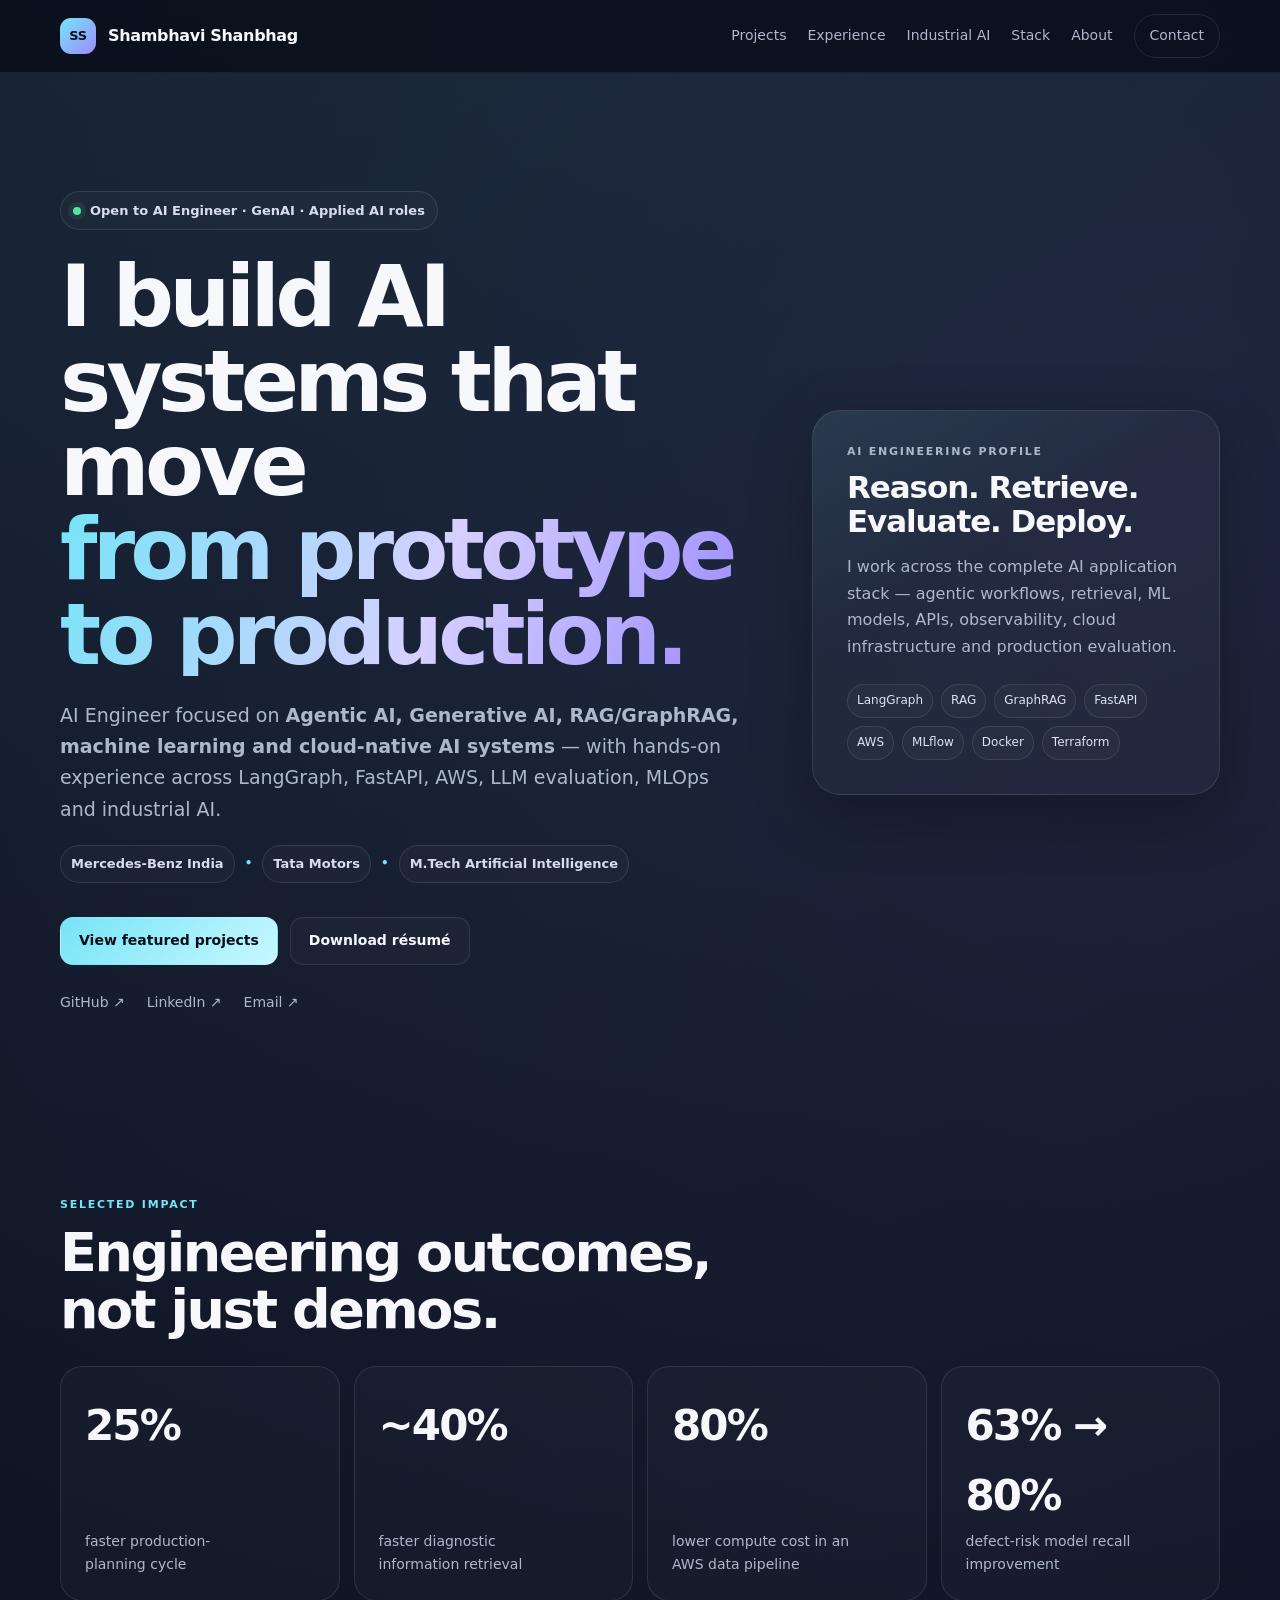
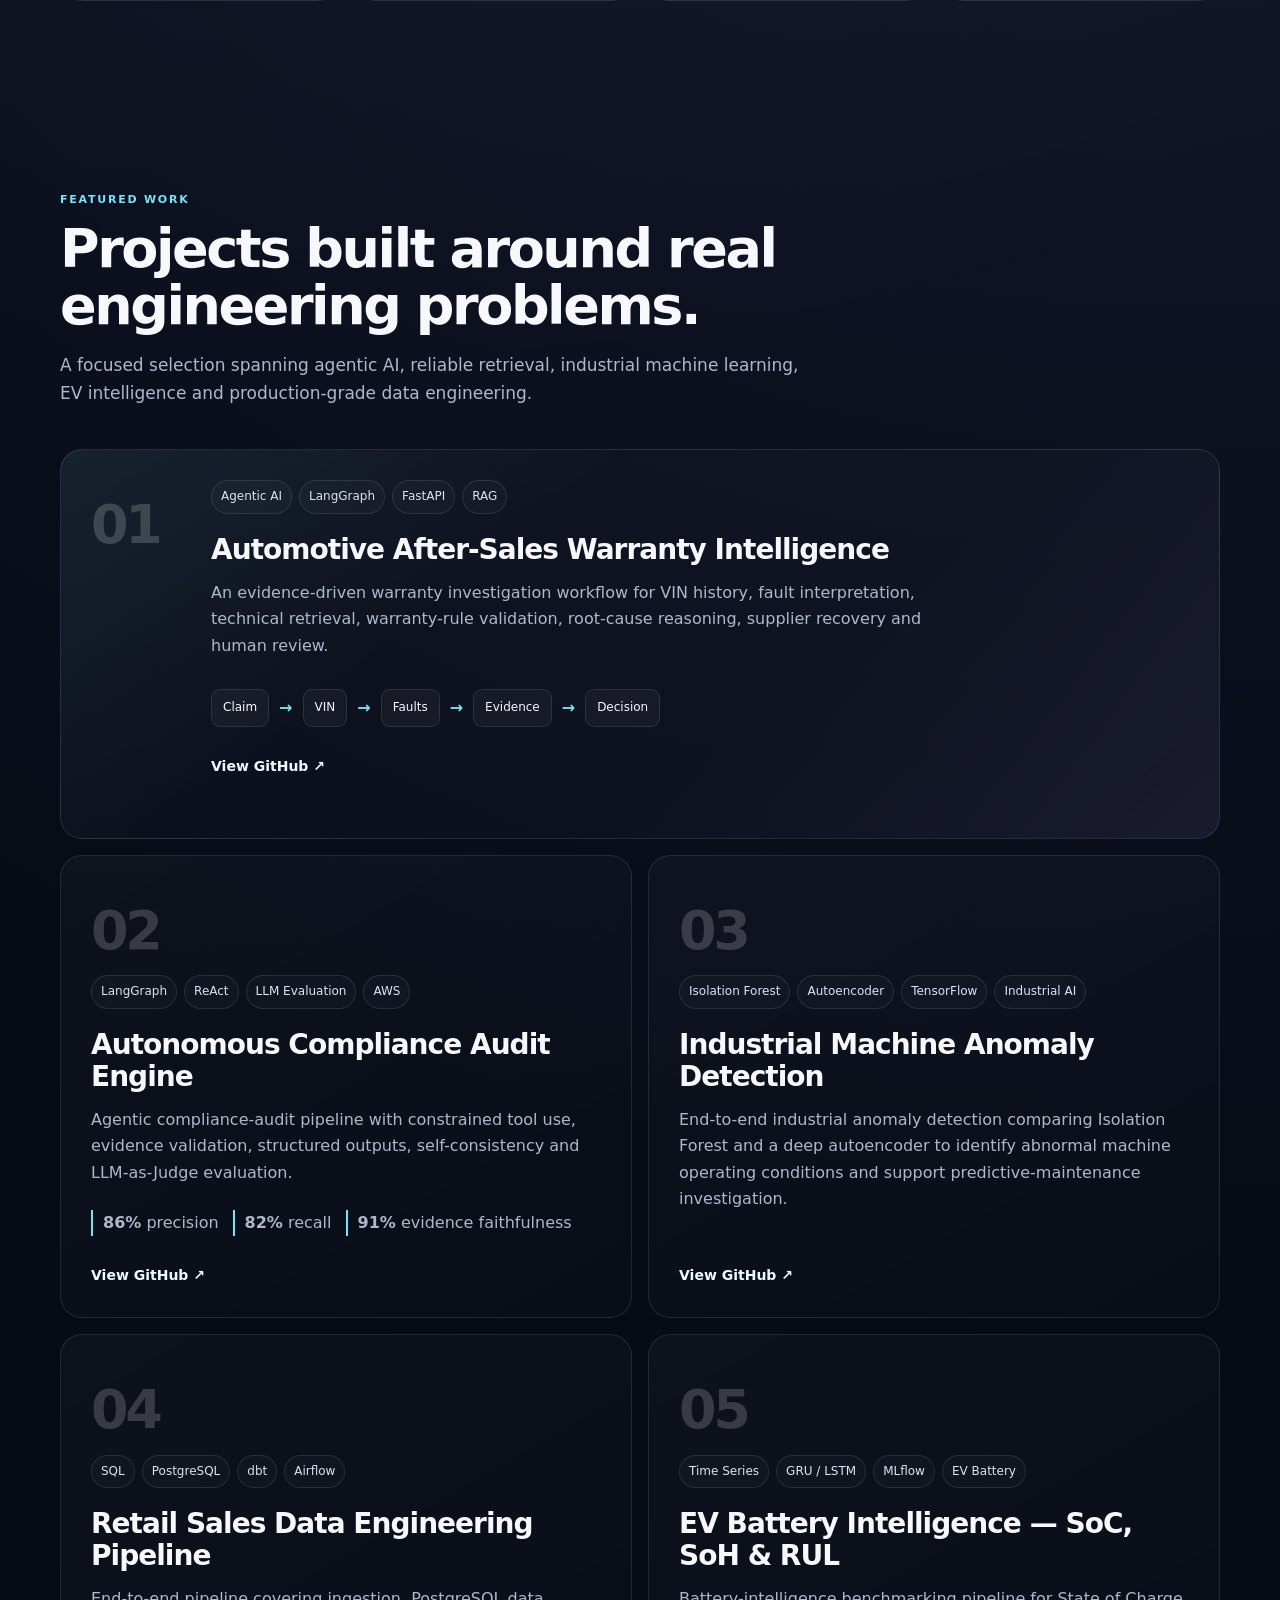
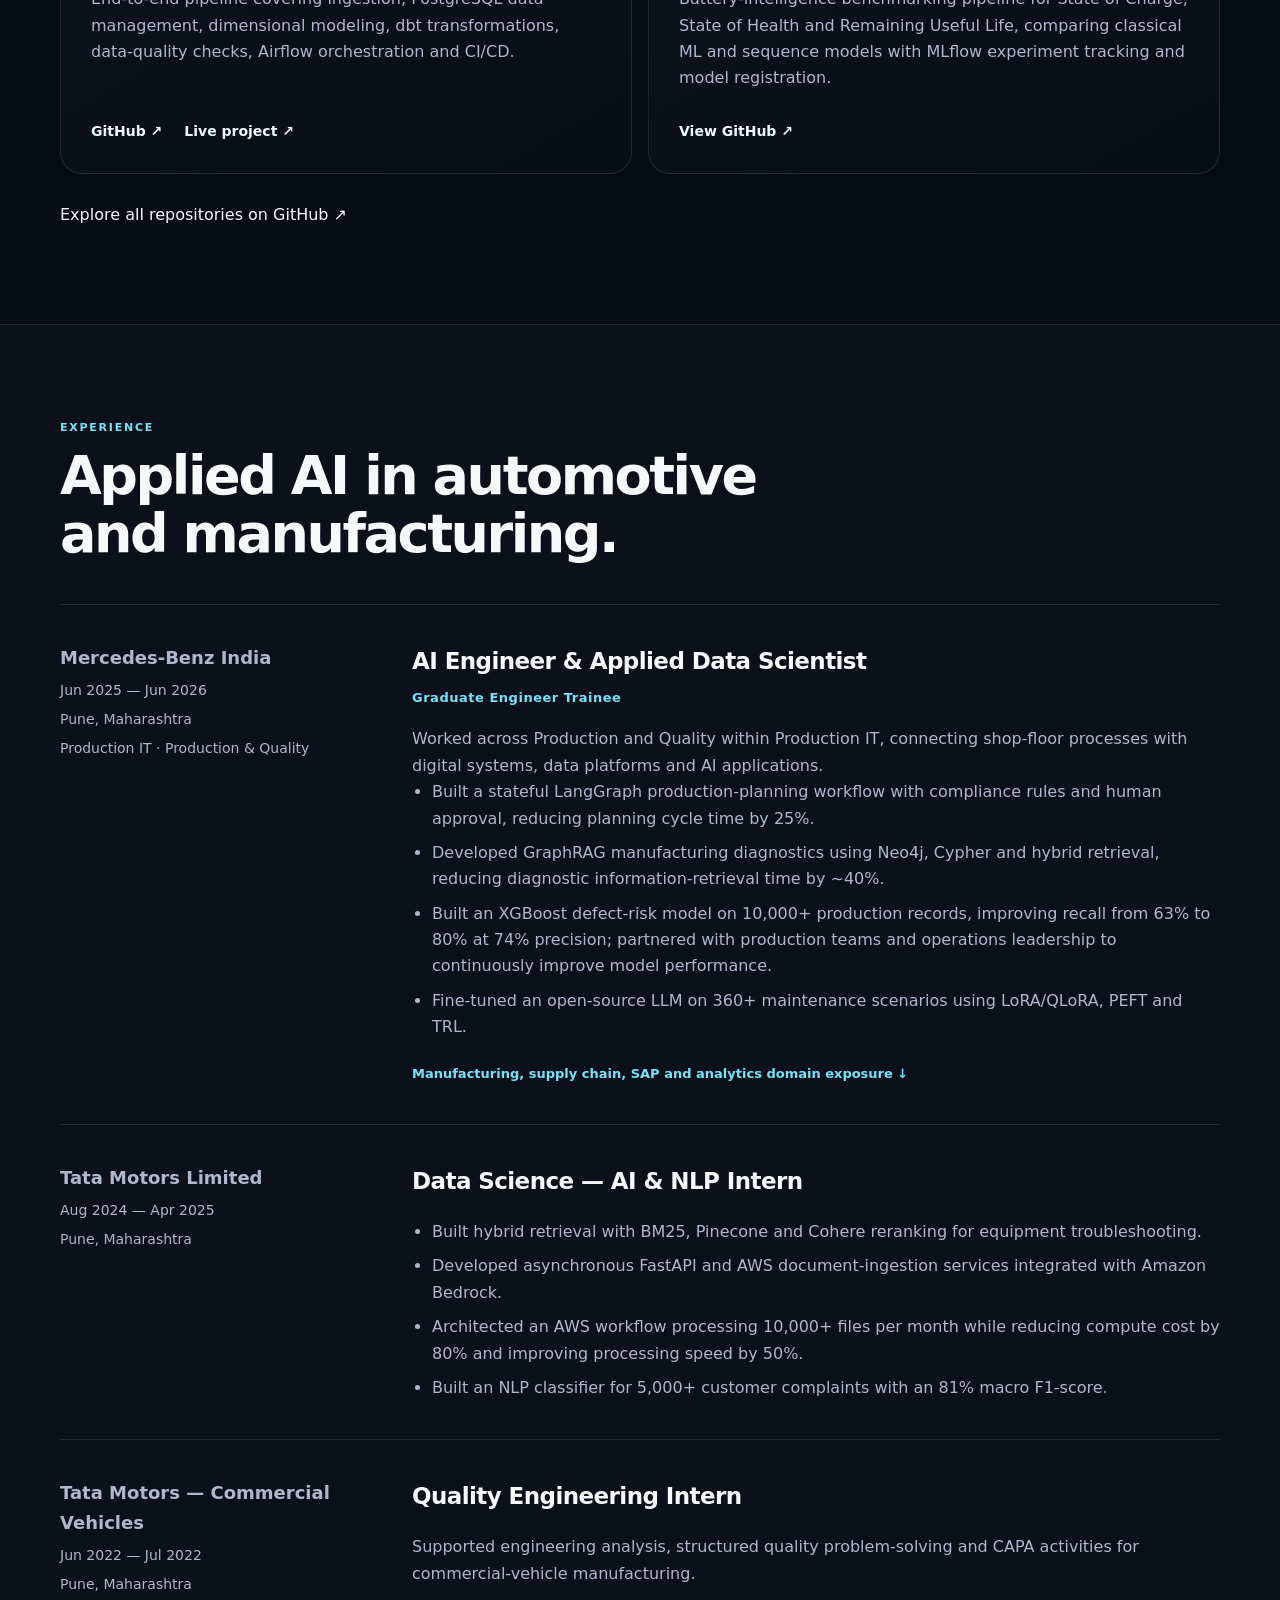
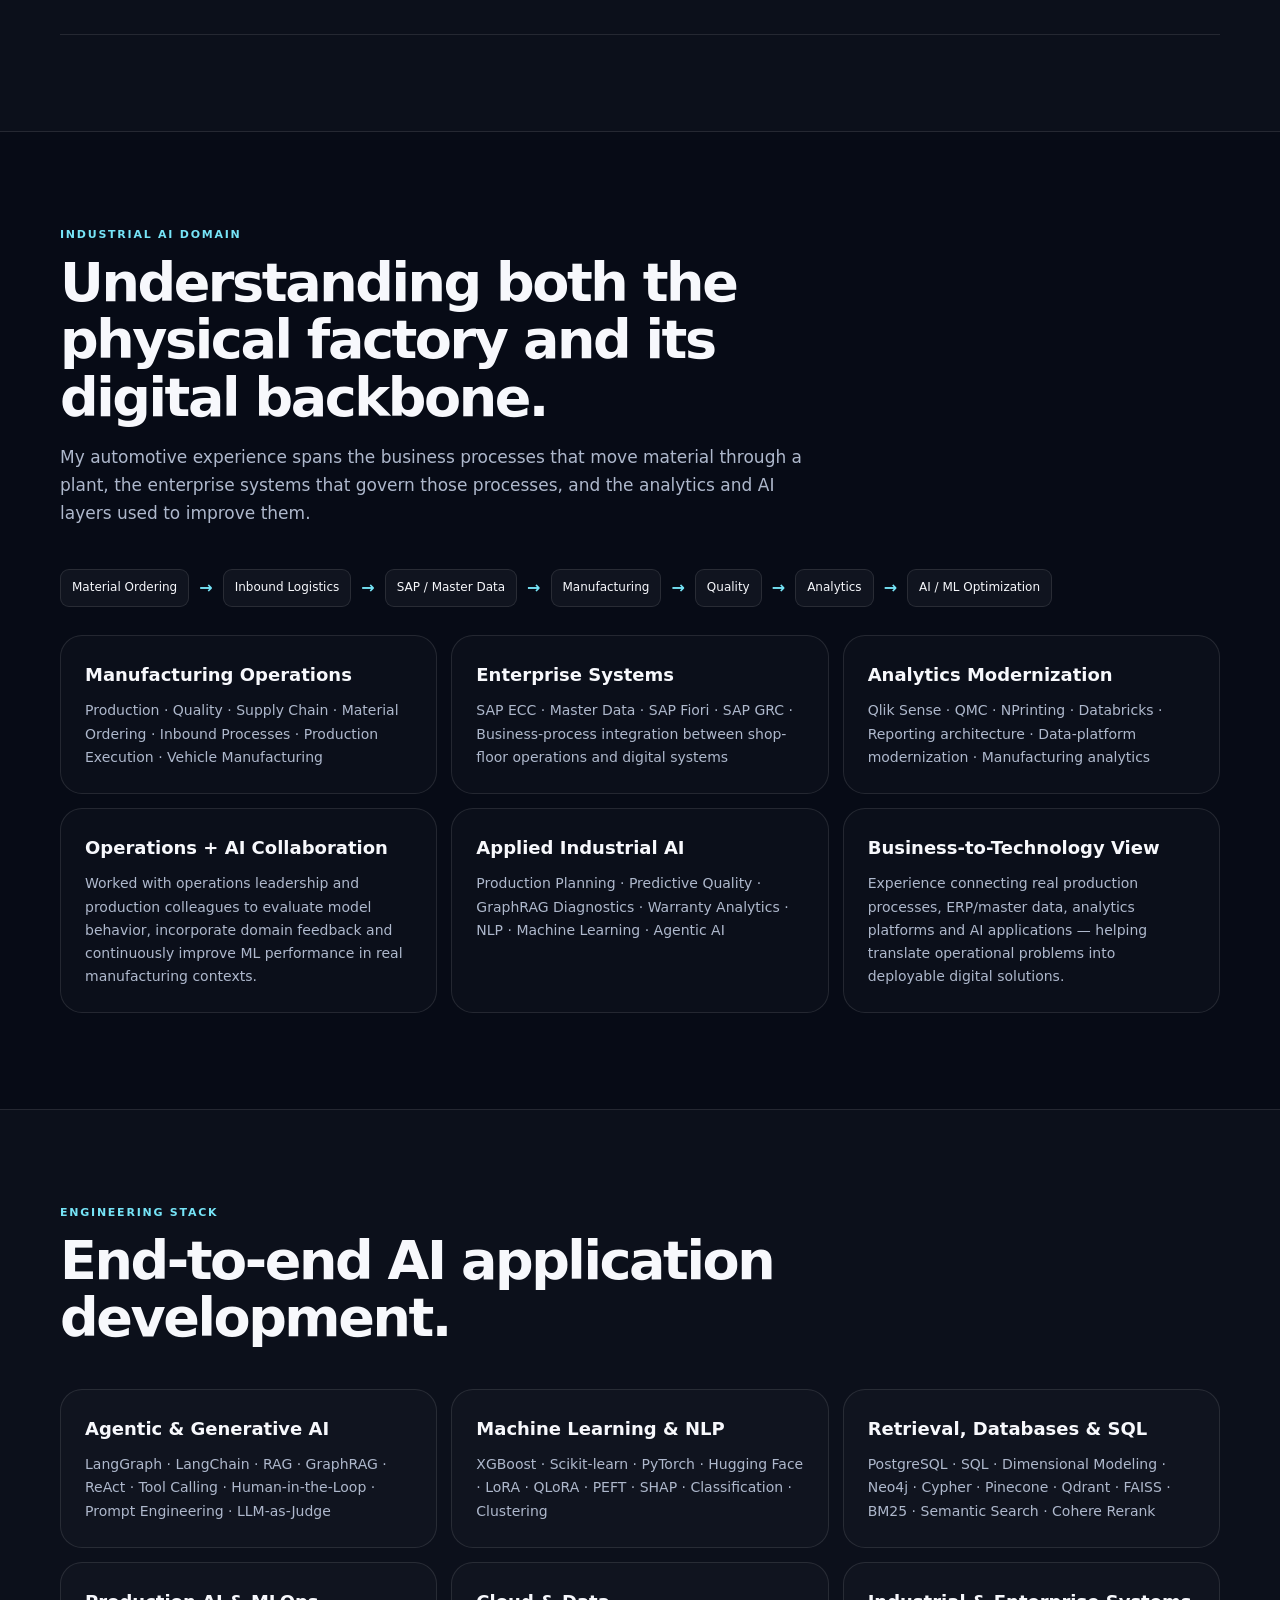
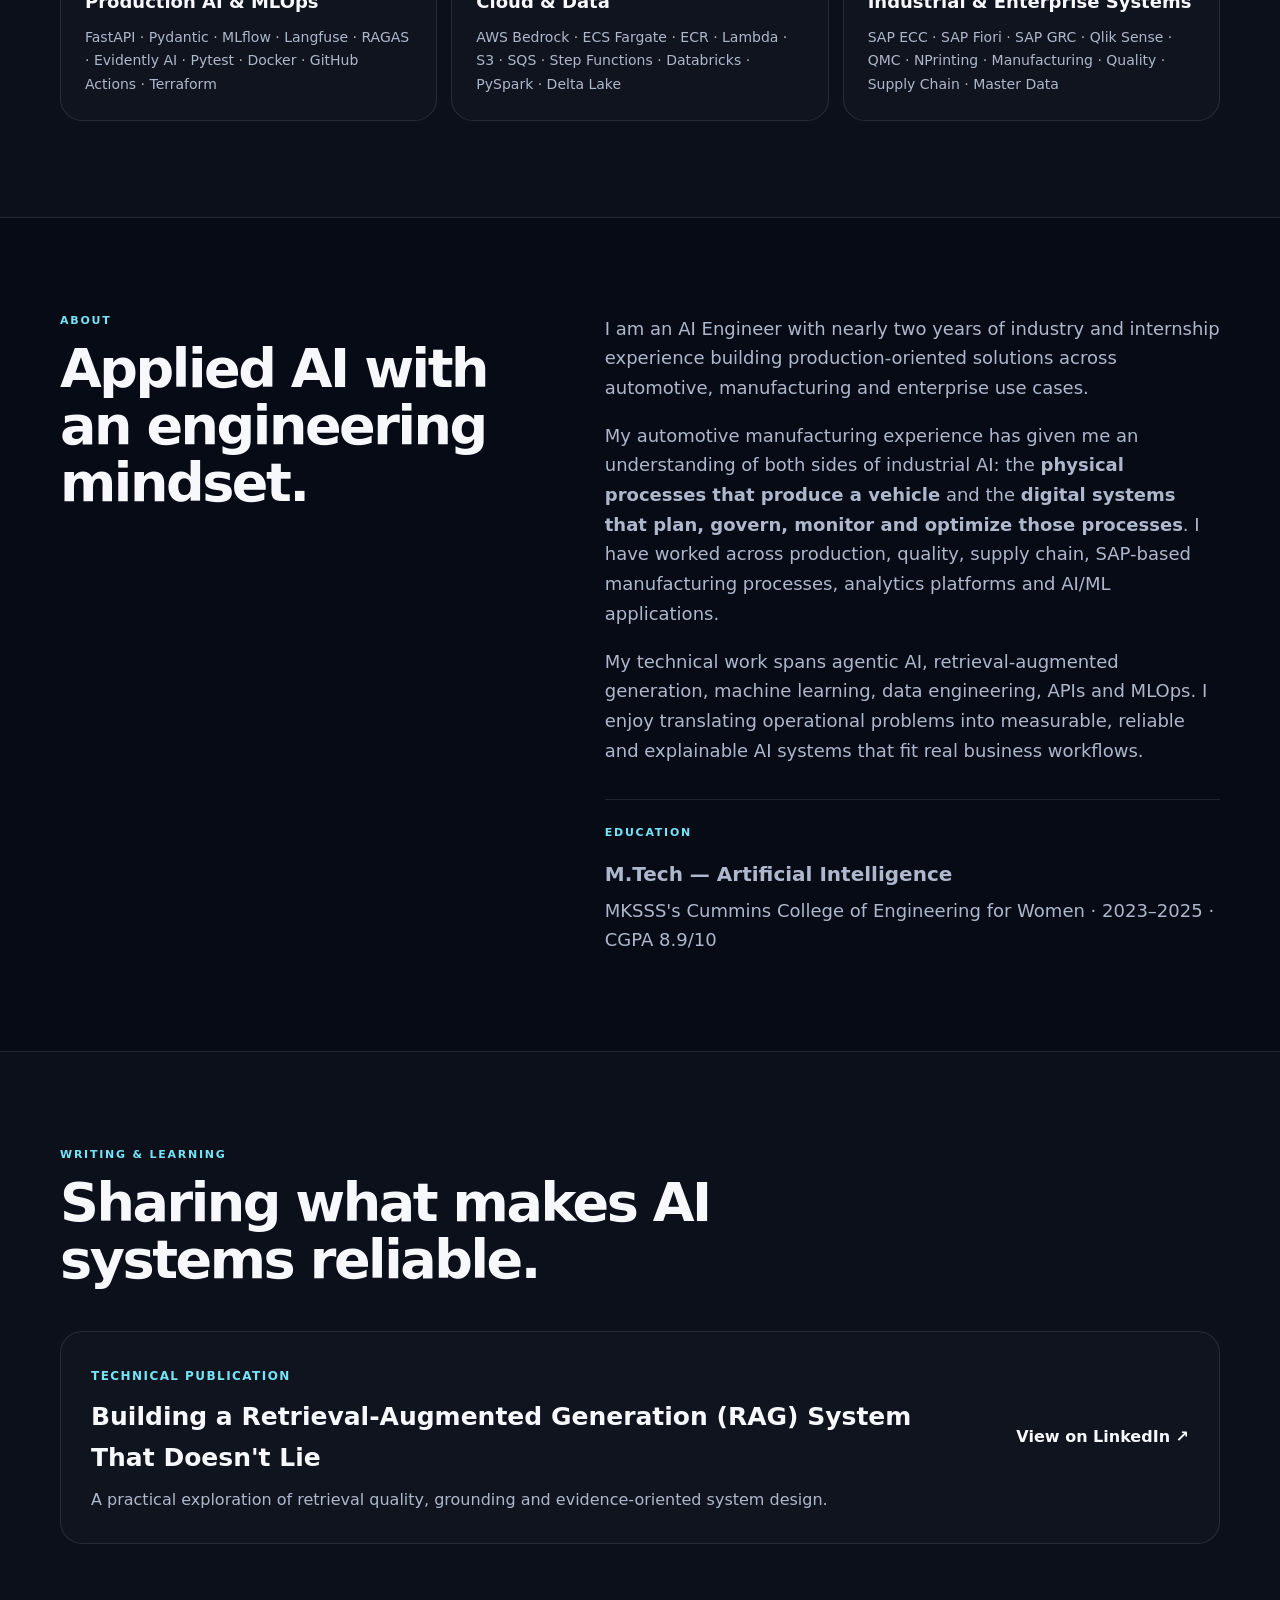
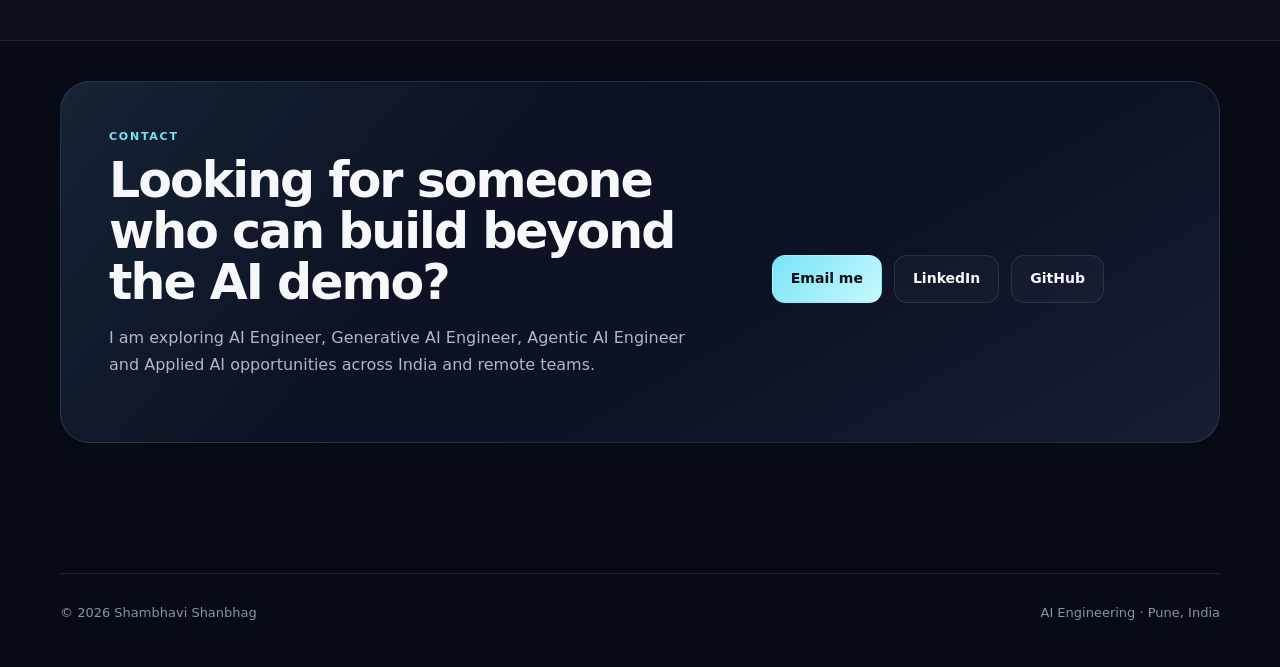
<file: index.html>
<!doctype html>
<html lang="en">
<head>
  <meta charset="utf-8" />
  <meta name="viewport" content="width=device-width, initial-scale=1" />
  <title>Shambhavi Shanbhag | AI Engineer — Agentic AI, Generative AI, RAG & MLOps</title>
  <meta name="description" content="AI Engineer specializing in Agentic AI, Generative AI, LangGraph, RAG/GraphRAG, Machine Learning, industrial AI, manufacturing systems, FastAPI, AWS, Databricks and MLOps." />
  <meta name="author" content="Shambhavi Shanbhag" />
  <meta name="robots" content="index,follow,max-image-preview:large" />
  <link rel="canonical" href="https://shambhavishanbhag1910.github.io/" />
  <meta property="og:type" content="website" />
  <meta property="og:title" content="Shambhavi Shanbhag | AI Engineer" />
  <meta property="og:description" content="Production-ready Agentic AI, Generative AI, RAG/GraphRAG, ML and cloud systems." />
  <meta property="og:url" content="https://shambhavishanbhag1910.github.io/" />
  <meta property="og:site_name" content="Shambhavi Shanbhag" />
  <meta name="twitter:card" content="summary" />
  <meta name="theme-color" content="#0b1020" />
  <link rel="stylesheet" href="styles.css" />
  <script type="application/ld+json">
  {
    "@context": "https://schema.org",
    "@type": "ProfilePage",
    "mainEntity": {
      "@type": "Person",
      "name": "Shambhavi Shanbhag",
      "url": "https://shambhavishanbhag1910.github.io/",
      "email": "mailto:shambhavishanbhag@gmail.com",
      "jobTitle": "AI Engineer",
      "homeLocation": {"@type": "Place", "name": "Pune, Maharashtra, India"},
      "sameAs": [
        "https://github.com/shambhavishanbhag1910",
        "https://www.linkedin.com/in/shambhavi-shanbhag-51a0ab218/"
      ],
      "knowsAbout": ["Agentic AI","Generative AI","LangGraph","Retrieval-Augmented Generation","GraphRAG","Machine Learning","Industrial AI","Manufacturing Analytics","MLOps","FastAPI","AWS","Databricks","SAP ECC"],
      "alumniOf": {"@type":"CollegeOrUniversity","name":"MKSSS's Cummins College of Engineering for Women"}
    }
  }
  </script>
</head>
<body>
  <a class="skip-link" href="#main">Skip to content</a>
  <header class="site-header">
    <nav class="nav container" aria-label="Primary navigation">
      <a class="brand" href="#top" aria-label="Shambhavi Shanbhag home"><span class="brand-mark">SS</span><span>Shambhavi Shanbhag</span></a>
      <button class="nav-toggle" aria-label="Toggle navigation" aria-expanded="false"><span></span><span></span><span></span></button>
      <div class="nav-links">
        <a href="#projects">Projects</a><a href="#experience">Experience</a><a href="#domain">Industrial AI</a><a href="#stack">Stack</a><a href="#about">About</a><a class="nav-cta" href="#contact">Contact</a>
      </div>
    </nav>
  </header>
  <main id="main">
    <section class="hero" id="top">
      <div class="container hero-grid">
        <div>
          <div class="eyebrow"><span class="status-dot" aria-hidden="true"></span>Open to AI Engineer · GenAI · Applied AI roles</div>
          <h1>I build AI systems that move <span class="gradient-text">from prototype to production.</span></h1>
          <p class="hero-copy">AI Engineer focused on <strong>Agentic AI, Generative AI, RAG/GraphRAG, machine learning and cloud-native AI systems</strong> — with hands-on experience across LangGraph, FastAPI, AWS, LLM evaluation, MLOps and industrial AI.</p>
          <div class="credibility-strip" aria-label="Professional credibility">
            <span>Mercedes-Benz India</span><b>•</b><span>Tata Motors</span><b>•</b><span>M.Tech Artificial Intelligence</span>
          </div>
          <div class="hero-actions">
            <a class="button primary" href="#projects">View featured projects</a>
            <a class="button secondary" href="assets/Shambhavi_Shanbhag_Resume.pdf" target="_blank" rel="noopener">Download résumé</a>
          </div>
          <div class="hero-links"><a href="https://github.com/shambhavishanbhag1910" target="_blank" rel="noopener">GitHub ↗</a><a href="https://www.linkedin.com/in/shambhavi-shanbhag-51a0ab218/" target="_blank" rel="noopener">LinkedIn ↗</a><a href="mailto:shambhavishanbhag@gmail.com">Email ↗</a></div>
        </div>
        <aside class="hero-card">
          <p class="card-kicker">AI ENGINEERING PROFILE</p>
          <h2>Reason. Retrieve. Evaluate. Deploy.</h2>
          <p>I work across the complete AI application stack — agentic workflows, retrieval, ML models, APIs, observability, cloud infrastructure and production evaluation.</p>
          <div class="mini-stack"><span>LangGraph</span><span>RAG</span><span>GraphRAG</span><span>FastAPI</span><span>AWS</span><span>MLflow</span><span>Docker</span><span>Terraform</span></div>
        </aside>
      </div>
    </section>

    <section class="impact section"><div class="container">
      <div class="section-heading compact"><p class="section-label">SELECTED IMPACT</p><h2>Engineering outcomes, not just demos.</h2></div>
      <div class="metric-grid">
        <article class="metric-card"><strong>25%</strong><span>faster production-planning cycle</span></article>
        <article class="metric-card"><strong>~40%</strong><span>faster diagnostic information retrieval</span></article>
        <article class="metric-card"><strong>80%</strong><span>lower compute cost in an AWS data pipeline</span></article>
        <article class="metric-card"><strong>63% → 80%</strong><span>defect-risk model recall improvement</span></article>
      </div>
    </div></section>

    <section class="section" id="projects"><div class="container">
      <div class="section-heading"><p class="section-label">FEATURED WORK</p><h2>Projects built around real engineering problems.</h2><p>A focused selection spanning agentic AI, reliable retrieval, industrial machine learning, EV intelligence and production-grade data engineering.</p></div>
      <div class="project-grid">
        <article class="project-card featured">
          <div class="project-number">01</div><div>
            <div class="project-tags"><span>Agentic AI</span><span>LangGraph</span><span>FastAPI</span><span>RAG</span></div>
            <h3>Automotive After-Sales Warranty Intelligence</h3>
            <p>An evidence-driven warranty investigation workflow for VIN history, fault interpretation, technical retrieval, warranty-rule validation, root-cause reasoning, supplier recovery and human review.</p>
            <div class="architecture"><span>Claim</span><b>→</b><span>VIN</span><b>→</b><span>Faults</span><b>→</b><span>Evidence</span><b>→</b><span>Decision</span></div>
            <div class="project-actions"><a href="https://github.com/shambhavishanbhag1910/Agentic-Warranty-Intelligence-LangGraph" target="_blank" rel="noopener">View GitHub ↗</a></div>
          </div>
        </article>

        <article class="project-card">
          <div class="project-number">02</div>
          <div class="project-tags"><span>LangGraph</span><span>ReAct</span><span>LLM Evaluation</span><span>AWS</span></div>
          <h3>Autonomous Compliance Audit Engine</h3>
          <p>Agentic compliance-audit pipeline with constrained tool use, evidence validation, structured outputs, self-consistency and LLM-as-Judge evaluation.</p>
          <ul class="project-metrics"><li><strong>86%</strong> precision</li><li><strong>82%</strong> recall</li><li><strong>91%</strong> evidence faithfulness</li></ul>
          <div class="project-actions"><a href="https://github.com/shambhavishanbhag1910/Legal-Compliance-Auditor-agent" target="_blank" rel="noopener">View GitHub ↗</a></div>
        </article>

        <article class="project-card">
          <div class="project-number">03</div>
          <div class="project-tags"><span>Isolation Forest</span><span>Autoencoder</span><span>TensorFlow</span><span>Industrial AI</span></div>
          <h3>Industrial Machine Anomaly Detection</h3>
          <p>End-to-end industrial anomaly detection comparing Isolation Forest and a deep autoencoder to identify abnormal machine operating conditions and support predictive-maintenance investigation.</p>
          <div class="project-actions"><a href="https://github.com/shambhavishanbhag1910/Industrial-Machine-Anomaly-Detection-and-Predictive-Maintenance-Platform" target="_blank" rel="noopener">View GitHub ↗</a></div>
        </article>

        <article class="project-card">
          <div class="project-number">04</div>
          <div class="project-tags"><span>SQL</span><span>PostgreSQL</span><span>dbt</span><span>Airflow</span></div>
          <h3>Retail Sales Data Engineering Pipeline</h3>
          <p>End-to-end pipeline covering ingestion, PostgreSQL data management, dimensional modeling, dbt transformations, data-quality checks, Airflow orchestration and CI/CD.</p>
          <div class="project-actions split"><a href="https://github.com/shambhavishanbhag1910/retail-sales-data-engineering-pipeline" target="_blank" rel="noopener">GitHub ↗</a><a href="https://shambhavishanbhag1910.github.io/retail-sales-data-engineering-pipeline/" target="_blank" rel="noopener">Live project ↗</a></div>
        </article>

        <article class="project-card">
          <div class="project-number">05</div>
          <div class="project-tags"><span>Time Series</span><span>GRU / LSTM</span><span>MLflow</span><span>EV Battery</span></div>
          <h3>EV Battery Intelligence — SoC, SoH & RUL</h3>
          <p>Battery-intelligence benchmarking pipeline for State of Charge, State of Health and Remaining Useful Life, comparing classical ML and sequence models with MLflow experiment tracking and model registration.</p>
          <div class="project-actions"><a href="https://github.com/shambhavishanbhag1910/Time-Series-Prediction-for-EV-Battery-State-of-Charge-SoC-" target="_blank" rel="noopener">View GitHub ↗</a></div>
        </article>
      </div>
      <div class="all-work"><a class="text-link" href="https://github.com/shambhavishanbhag1910?tab=repositories" target="_blank" rel="noopener">Explore all repositories on GitHub ↗</a></div>
    </div></section>

    <section class="section alt" id="experience"><div class="container">
      <div class="section-heading"><p class="section-label">EXPERIENCE</p><h2>Applied AI in automotive and manufacturing.</h2></div>
      <div class="timeline">
        <article class="timeline-item"><div class="timeline-meta"><strong>Mercedes-Benz India</strong><span>Jun 2025 — Jun 2026</span><span>Pune, Maharashtra</span><span>Production IT · Production & Quality</span></div><div class="timeline-content"><h3>AI Engineer & Applied Data Scientist</h3><span class="role-subtitle">Graduate Engineer Trainee</span><p>Worked across Production and Quality within Production IT, connecting shop-floor processes with digital systems, data platforms and AI applications.</p><ul><li>Built a stateful LangGraph production-planning workflow with compliance rules and human approval, reducing planning cycle time by 25%.</li><li>Developed GraphRAG manufacturing diagnostics using Neo4j, Cypher and hybrid retrieval, reducing diagnostic information-retrieval time by ~40%.</li><li>Built an XGBoost defect-risk model on 10,000+ production records, improving recall from 63% to 80% at 74% precision; partnered with production teams and operations leadership to continuously improve model performance.</li><li>Fine-tuned an open-source LLM on 360+ maintenance scenarios using LoRA/QLoRA, PEFT and TRL.</li></ul><a class="domain-jump" href="#domain">Manufacturing, supply chain, SAP and analytics domain exposure ↓</a></div></article>
        <article class="timeline-item"><div class="timeline-meta"><strong>Tata Motors Limited</strong><span>Aug 2024 — Apr 2025</span><span>Pune, Maharashtra</span></div><div class="timeline-content"><h3>Data Science — AI & NLP Intern</h3><ul><li>Built hybrid retrieval with BM25, Pinecone and Cohere reranking for equipment troubleshooting.</li><li>Developed asynchronous FastAPI and AWS document-ingestion services integrated with Amazon Bedrock.</li><li>Architected an AWS workflow processing 10,000+ files per month while reducing compute cost by 80% and improving processing speed by 50%.</li><li>Built an NLP classifier for 5,000+ customer complaints with an 81% macro F1-score.</li></ul></div></article>
        <article class="timeline-item small"><div class="timeline-meta"><strong>Tata Motors — Commercial Vehicles</strong><span>Jun 2022 — Jul 2022</span><span>Pune, Maharashtra</span></div><div class="timeline-content"><h3>Quality Engineering Intern</h3><p>Supported engineering analysis, structured quality problem-solving and CAPA activities for commercial-vehicle manufacturing.</p></div></article>
      </div>
    </div></section>


    <section class="section" id="domain"><div class="container">
      <div class="section-heading"><p class="section-label">INDUSTRIAL AI DOMAIN</p><h2>Understanding both the physical factory and its digital backbone.</h2><p>My automotive experience spans the business processes that move material through a plant, the enterprise systems that govern those processes, and the analytics and AI layers used to improve them.</p></div>
      <div class="architecture"><span>Material Ordering</span><b>→</b><span>Inbound Logistics</span><b>→</b><span>SAP / Master Data</span><b>→</b><span>Manufacturing</span><b>→</b><span>Quality</span><b>→</b><span>Analytics</span><b>→</b><span>AI / ML Optimization</span></div>
      <div class="stack-grid" style="margin-top:28px">
        <article><h3>Manufacturing Operations</h3><p>Production · Quality · Supply Chain · Material Ordering · Inbound Processes · Production Execution · Vehicle Manufacturing</p></article>
        <article><h3>Enterprise Systems</h3><p>SAP ECC · Master Data · SAP Fiori · SAP GRC · Business-process integration between shop-floor operations and digital systems</p></article>
        <article><h3>Analytics Modernization</h3><p>Qlik Sense · QMC · NPrinting · Databricks · Reporting architecture · Data-platform modernization · Manufacturing analytics</p></article>
        <article><h3>Operations + AI Collaboration</h3><p>Worked with operations leadership and production colleagues to evaluate model behavior, incorporate domain feedback and continuously improve ML performance in real manufacturing contexts.</p></article>
        <article><h3>Applied Industrial AI</h3><p>Production Planning · Predictive Quality · GraphRAG Diagnostics · Warranty Analytics · NLP · Machine Learning · Agentic AI</p></article>
        <article><h3>Business-to-Technology View</h3><p>Experience connecting real production processes, ERP/master data, analytics platforms and AI applications — helping translate operational problems into deployable digital solutions.</p></article>
      </div>
    </div></section>

    <section class="section alt" id="stack"><div class="container">
      <div class="section-heading"><p class="section-label">ENGINEERING STACK</p><h2>End-to-end AI application development.</h2></div>
      <div class="stack-grid">
        <article><h3>Agentic & Generative AI</h3><p>LangGraph · LangChain · RAG · GraphRAG · ReAct · Tool Calling · Human-in-the-Loop · Prompt Engineering · LLM-as-Judge</p></article>
        <article><h3>Machine Learning & NLP</h3><p>XGBoost · Scikit-learn · PyTorch · Hugging Face · LoRA · QLoRA · PEFT · SHAP · Classification · Clustering</p></article>
        <article><h3>Retrieval, Databases & SQL</h3><p>PostgreSQL · SQL · Dimensional Modeling · Neo4j · Cypher · Pinecone · Qdrant · FAISS · BM25 · Semantic Search · Cohere Rerank</p></article>
        <article><h3>Production AI & MLOps</h3><p>FastAPI · Pydantic · MLflow · Langfuse · RAGAS · Evidently AI · Pytest · Docker · GitHub Actions · Terraform</p></article>
        <article><h3>Cloud & Data</h3><p>AWS Bedrock · ECS Fargate · ECR · Lambda · S3 · SQS · Step Functions · Databricks · PySpark · Delta Lake</p></article>
        <article><h3>Industrial & Enterprise Systems</h3><p>SAP ECC · SAP Fiori · SAP GRC · Qlik Sense · QMC · NPrinting · Manufacturing · Quality · Supply Chain · Master Data</p></article>
      </div>
    </div></section>

    <section class="section" id="about"><div class="container about-grid">
      <div class="section-heading"><p class="section-label">ABOUT</p><h2>Applied AI with an engineering mindset.</h2></div>
      <div class="about-copy"><p>I am an AI Engineer with nearly two years of industry and internship experience building production-oriented solutions across automotive, manufacturing and enterprise use cases.</p><p>My automotive manufacturing experience has given me an understanding of both sides of industrial AI: the <strong>physical processes that produce a vehicle</strong> and the <strong>digital systems that plan, govern, monitor and optimize those processes</strong>. I have worked across production, quality, supply chain, SAP-based manufacturing processes, analytics platforms and AI/ML applications.</p><p>My technical work spans agentic AI, retrieval-augmented generation, machine learning, data engineering, APIs and MLOps. I enjoy translating operational problems into measurable, reliable and explainable AI systems that fit real business workflows.</p><div class="education"><span class="section-label">EDUCATION</span><strong>M.Tech — Artificial Intelligence</strong><span>MKSSS's Cummins College of Engineering for Women · 2023–2025 · CGPA 8.9/10</span></div></div>
    </div></section>

    <section class="section alt" id="writing"><div class="container">
      <div class="section-heading"><p class="section-label">WRITING & LEARNING</p><h2>Sharing what makes AI systems reliable.</h2></div>
      <div class="writing-card"><div><span class="writing-type">Technical publication</span><h3>Building a Retrieval-Augmented Generation (RAG) System That Doesn't Lie</h3><p>A practical exploration of retrieval quality, grounding and evidence-oriented system design.</p></div><a href="https://www.linkedin.com/in/shambhavi-shanbhag-51a0ab218/" target="_blank" rel="noopener">View on LinkedIn ↗</a></div>
    </div></section>

    <section class="section contact-section" id="contact"><div class="container contact-card"><div><p class="section-label">CONTACT</p><h2>Looking for someone who can build beyond the AI demo?</h2><p>I am exploring AI Engineer, Generative AI Engineer, Agentic AI Engineer and Applied AI opportunities across India and remote teams.</p></div><div class="contact-actions"><a class="button primary" href="mailto:shambhavishanbhag@gmail.com">Email me</a><a class="button secondary" href="https://www.linkedin.com/in/shambhavi-shanbhag-51a0ab218/" target="_blank" rel="noopener">LinkedIn</a><a class="button secondary" href="https://github.com/shambhavishanbhag1910" target="_blank" rel="noopener">GitHub</a></div></div></section>
  </main>
  <footer class="footer"><div class="container footer-inner"><span>© <span id="year"></span> Shambhavi Shanbhag</span><span>AI Engineering · Pune, India</span></div></footer>
  <script src="script.js"></script>
</body>
</html>
</file>
<file: styles.css>
:root{--bg:#070b16;--surface:#0d1324;--text:#f7f8fc;--muted:#aeb8cc;--line:rgba(255,255,255,.10);--accent:#76e4f7;--accent2:#9b8cff;--success:#56e39f;--max:1160px;--radius:22px;--shadow:0 18px 60px rgba(0,0,0,.28)}*{box-sizing:border-box}html{scroll-behavior:smooth}body{margin:0;font-family:Inter,ui-sans-serif,system-ui,-apple-system,BlinkMacSystemFont,"Segoe UI",sans-serif;color:var(--text);background:radial-gradient(circle at 20% -10%,rgba(118,228,247,.13),transparent 30%),radial-gradient(circle at 92% 6%,rgba(155,140,255,.12),transparent 28%),var(--bg);line-height:1.65;-webkit-font-smoothing:antialiased}a{color:inherit;text-decoration:none}.container{width:min(var(--max),calc(100% - 40px));margin-inline:auto}.section{padding:96px 0}.alt{background:rgba(255,255,255,.018);border-block:1px solid var(--line)}.skip-link{position:absolute;left:16px;top:-60px;background:#fff;color:#111;padding:10px 14px;z-index:999;border-radius:8px}.skip-link:focus{top:16px}.site-header{position:sticky;top:0;z-index:100;backdrop-filter:blur(18px);background:rgba(7,11,22,.76);border-bottom:1px solid rgba(255,255,255,.07)}.nav{min-height:72px;display:flex;align-items:center;justify-content:space-between;gap:24px}.brand{display:inline-flex;align-items:center;gap:12px;font-weight:760;letter-spacing:-.02em}.brand-mark{width:36px;height:36px;border-radius:11px;display:grid;place-items:center;font-size:13px;font-weight:900;color:#071019;background:linear-gradient(135deg,var(--accent),var(--accent2))}.nav-links{display:flex;align-items:center;gap:21px;font-size:14px;color:var(--muted)}.nav-links a:hover{color:#fff}.nav-cta{border:1px solid var(--line);border-radius:999px;padding:9px 15px}.nav-toggle{display:none;background:none;border:0;padding:8px}.nav-toggle span{display:block;width:22px;height:2px;background:#fff;margin:4px 0}.hero{padding:118px 0 88px}.hero-grid{display:grid;grid-template-columns:1.25fr .75fr;align-items:center;gap:72px}.eyebrow{display:inline-flex;align-items:center;gap:9px;color:#d7ddef;font-size:13px;font-weight:650;border:1px solid var(--line);border-radius:999px;padding:8px 12px;background:rgba(255,255,255,.025)}.status-dot{width:8px;height:8px;border-radius:50%;background:var(--success);box-shadow:0 0 0 5px rgba(86,227,159,.08)}h1{margin:24px 0;font-size:clamp(46px,7.2vw,86px);line-height:.98;letter-spacing:-.055em;max-width:930px}.gradient-text{display:block;background:linear-gradient(110deg,var(--accent),#d6d0ff 55%,var(--accent2));-webkit-background-clip:text;background-clip:text;color:transparent}.hero-copy{color:var(--muted);max-width:760px;font-size:19px}.hero-actions,.contact-actions{display:flex;flex-wrap:wrap;gap:12px;margin-top:34px}.button{display:inline-flex;align-items:center;justify-content:center;min-height:48px;padding:0 18px;border-radius:13px;font-weight:760;font-size:14px;border:1px solid var(--line);transition:transform .2s ease,border-color .2s ease,background .2s ease}.button:hover{transform:translateY(-2px);border-color:rgba(255,255,255,.25)}.button.primary{color:#071019;background:linear-gradient(135deg,var(--accent),#c8f8ff);border-color:transparent}.button.secondary{background:rgba(255,255,255,.025)}.hero-links{display:flex;flex-wrap:wrap;gap:22px;margin-top:26px;color:var(--muted);font-size:14px}.hero-links a:hover,.text-link:hover,.project-actions a:hover{color:var(--accent)}.hero-card{border:1px solid var(--line);border-radius:28px;padding:34px;background:linear-gradient(150deg,rgba(118,228,247,.08),transparent 38%),rgba(255,255,255,.028);box-shadow:var(--shadow)}.card-kicker,.section-label{margin:0 0 12px;font-size:11px;line-height:1.3;font-weight:850;letter-spacing:.16em;color:var(--accent)}.hero-card h2{margin:4px 0 12px;font-size:31px;line-height:1.08;letter-spacing:-.035em}.hero-card p{color:var(--muted)}.mini-stack{display:flex;flex-wrap:wrap;gap:8px;margin-top:24px}.mini-stack span,.project-tags span{font-size:12px;color:#dbe2f4;padding:6px 9px;border:1px solid var(--line);border-radius:999px;background:rgba(255,255,255,.025)}.section-heading{max-width:760px;margin-bottom:42px}.section-heading.compact{margin-bottom:28px}.section-heading h2{margin:0;font-size:clamp(34px,4.4vw,54px);line-height:1.06;letter-spacing:-.045em}.section-heading>p:not(.section-label){color:var(--muted);font-size:17px}.metric-grid{display:grid;grid-template-columns:repeat(4,1fr);gap:14px}.metric-card{min-height:170px;display:flex;flex-direction:column;justify-content:space-between;border:1px solid var(--line);border-radius:var(--radius);padding:24px;background:rgba(255,255,255,.024)}.metric-card strong{font-size:42px;letter-spacing:-.045em}.metric-card span{color:var(--muted);font-size:14px;max-width:180px}.project-grid{display:grid;grid-template-columns:repeat(2,1fr);gap:16px}.project-card{position:relative;min-height:360px;display:flex;flex-direction:column;padding:30px;border:1px solid var(--line);border-radius:var(--radius);background:linear-gradient(150deg,rgba(255,255,255,.032),rgba(255,255,255,.012))}.project-card.featured{grid-column:1/-1;min-height:390px;display:grid;grid-template-columns:120px 1fr;align-items:start;background:linear-gradient(140deg,rgba(118,228,247,.075),transparent 35%),linear-gradient(320deg,rgba(155,140,255,.07),transparent 38%),rgba(255,255,255,.02)}.project-number{color:rgba(255,255,255,.18);font-size:54px;font-weight:900;letter-spacing:-.06em}.project-tags{display:flex;flex-wrap:wrap;gap:7px;margin-bottom:20px}.project-card h3{margin:0 0 14px;font-size:28px;line-height:1.14;letter-spacing:-.035em}.project-card p{color:var(--muted);margin:0;max-width:760px}.project-actions{margin-top:auto;padding-top:28px;color:#eafaff;font-weight:750;font-size:14px}.project-actions.split{display:flex;gap:22px}.project-metrics{list-style:none;display:flex;flex-wrap:wrap;gap:14px;padding:0;margin:24px 0 0}.project-metrics li{border-left:2px solid var(--accent);padding-left:10px;color:var(--muted)}.architecture{display:flex;flex-wrap:wrap;gap:10px;align-items:center;margin-top:30px}.architecture span{padding:8px 11px;border-radius:9px;background:rgba(255,255,255,.04);border:1px solid var(--line);font-size:12px}.architecture b{color:var(--accent)}.all-work{margin-top:28px}.timeline{display:grid;gap:0}.timeline-item{display:grid;grid-template-columns:300px 1fr;gap:52px;padding:38px 0;border-top:1px solid var(--line)}.timeline-item:last-child{border-bottom:1px solid var(--line)}.timeline-meta{display:flex;flex-direction:column;gap:6px;color:var(--muted);font-size:14px}.timeline-meta strong{font-size:18px}.timeline-content h3{margin:0 0 18px;font-size:23px;letter-spacing:-.025em}.timeline-content ul{margin:0;padding-left:20px;color:var(--muted)}.timeline-content li+li{margin-top:8px}.timeline-content p{color:var(--muted);margin:0}.stack-grid{display:grid;grid-template-columns:repeat(3,1fr);gap:14px}.stack-grid article{border:1px solid var(--line);border-radius:var(--radius);padding:24px;background:rgba(255,255,255,.02)}.stack-grid h3{margin:0 0 10px;font-size:18px}.stack-grid p{margin:0;color:var(--muted);font-size:14px}.about-grid{display:grid;grid-template-columns:.85fr 1.15fr;gap:90px}.about-copy{color:var(--muted);font-size:18px}.about-copy p:first-child{margin-top:0}.education{margin-top:34px;padding-top:26px;border-top:1px solid var(--line);display:flex;flex-direction:column;gap:5px}.education strong{font-size:20px}.writing-card{display:flex;justify-content:space-between;align-items:center;gap:40px;border:1px solid var(--line);border-radius:var(--radius);padding:30px;background:rgba(255,255,255,.02)}.writing-type{color:var(--accent);font-size:12px;font-weight:800;text-transform:uppercase;letter-spacing:.12em}.writing-card h3{margin:8px 0;font-size:25px}.writing-card p{margin:0;color:var(--muted)}.writing-card>a{flex:0 0 auto;font-weight:760}.contact-section{padding-top:40px}.contact-card{display:grid;grid-template-columns:1.2fr .8fr;align-items:center;gap:64px;border:1px solid var(--line);border-radius:30px;padding:48px;background:linear-gradient(130deg,rgba(118,228,247,.08),transparent 34%),linear-gradient(330deg,rgba(155,140,255,.08),transparent 38%),var(--surface)}.contact-card h2{margin:0;font-size:clamp(32px,4vw,49px);line-height:1.04;letter-spacing:-.04em}.contact-card p:not(.section-label){color:var(--muted)}.footer{padding:34px 0 44px;color:#8793aa;font-size:13px}.footer-inner{display:flex;justify-content:space-between;gap:20px;border-top:1px solid var(--line);padding-top:28px}@media(max-width:980px){.hero-grid,.contact-card,.about-grid{grid-template-columns:1fr;gap:42px}.metric-grid{grid-template-columns:repeat(2,1fr)}.stack-grid{grid-template-columns:repeat(2,1fr)}.timeline-item{grid-template-columns:220px 1fr;gap:32px}}@media(max-width:760px){.container{width:min(100% - 28px,var(--max))}.section{padding:74px 0}.hero{padding:86px 0 64px}h1{font-size:clamp(44px,14vw,66px)}.nav-toggle{display:block}.nav-links{display:none;position:absolute;top:72px;left:14px;right:14px;padding:18px;flex-direction:column;align-items:stretch;gap:6px;background:#0a1020;border:1px solid var(--line);border-radius:16px;box-shadow:var(--shadow)}.nav-links.open{display:flex}.nav-links a{padding:10px 8px}.project-grid,.stack-grid,.metric-grid{grid-template-columns:1fr}.project-card.featured{grid-template-columns:1fr}.project-number{font-size:40px}.timeline-item{grid-template-columns:1fr;gap:20px}.writing-card,.footer-inner{flex-direction:column;align-items:flex-start}.writing-card{align-items:flex-start}.contact-card{padding:30px}}@media(prefers-reduced-motion:reduce){html{scroll-behavior:auto}*,*:before,*:after{transition:none!important}}

.section[id]{scroll-margin-top:82px}
.credibility-strip{
  display:flex;flex-wrap:wrap;align-items:center;gap:10px;
  margin-top:20px;color:#d7ddef;font-size:13px;font-weight:720;
}
.credibility-strip span{
  padding:7px 10px;border:1px solid var(--line);border-radius:999px;
  background:rgba(255,255,255,.025)
}
.credibility-strip b{color:var(--accent);font-size:12px}
.role-subtitle{
  display:block;margin:-12px 0 18px;color:var(--accent);
  font-size:13px;font-weight:800;letter-spacing:.04em
}
.domain-jump{
  display:inline-block;margin-top:22px;color:var(--accent);
  font-size:13px;font-weight:780
}
.domain-jump:hover{color:#d6f9ff}
@media(max-width:760px){
  .credibility-strip{gap:7px}
  .credibility-strip b{display:none}
  .credibility-strip span{font-size:12px}
}
</file>
